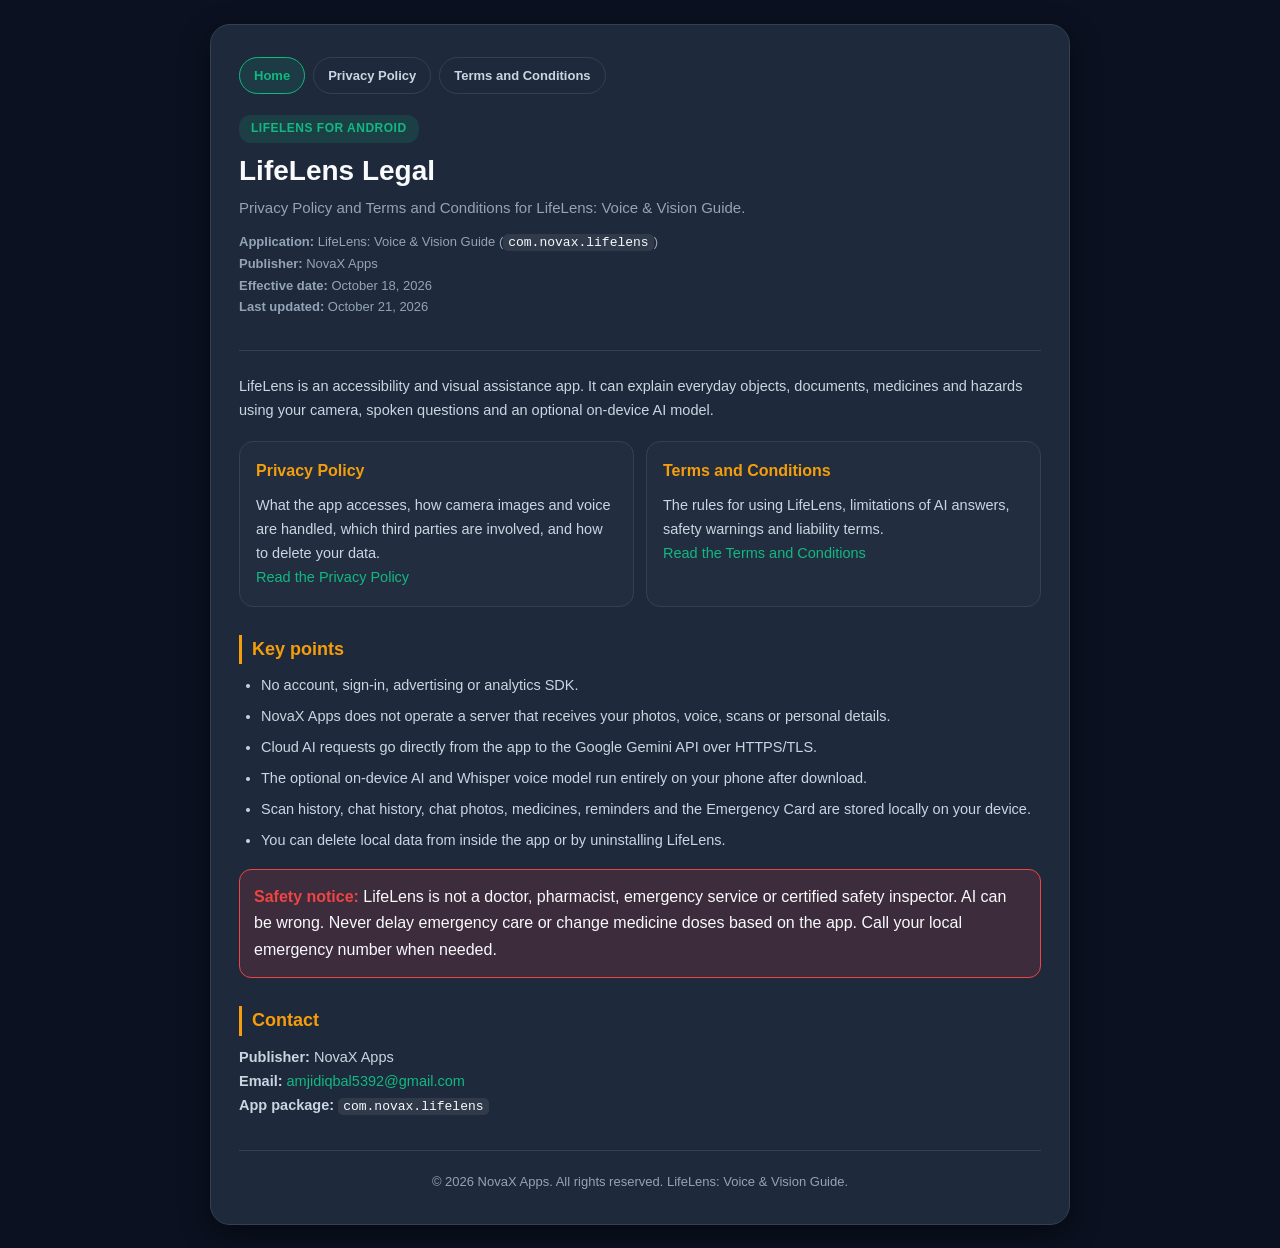
<file: index.html>
<!DOCTYPE html>
<html lang="en">
<head>
  <meta charset="UTF-8">
  <meta name="viewport" content="width=device-width, initial-scale=1.0">
  <meta name="description" content="Legal and privacy information for LifeLens: Voice & Vision Guide for Android.">
  <meta name="robots" content="index,follow">
  <title>LifeLens Legal - Privacy Policy and Terms</title>
  <link rel="stylesheet" href="styles.css">
</head>
<body>
  <main class="container">
    <nav aria-label="Legal pages">
      <a href="index.html" aria-current="page">Home</a>
      <a href="privacy.html">Privacy Policy</a>
      <a href="terms.html">Terms and Conditions</a>
    </nav>

    <header>
      <div class="badge">LifeLens for Android</div>
      <h1>LifeLens Legal</h1>
      <p class="subtitle">Privacy Policy and Terms and Conditions for LifeLens: Voice &amp; Vision Guide.</p>
      <p class="meta">
        <strong>Application:</strong> LifeLens: Voice &amp; Vision Guide (<code>com.novax.lifelens</code>)<br>
        <strong>Publisher:</strong> NovaX Apps<br>
        <strong>Effective date:</strong> October 18, 2026<br>
        <strong>Last updated:</strong> October 21, 2026
      </p>
    </header>

    <p>LifeLens is an accessibility and visual assistance app. It can explain everyday objects, documents, medicines and hazards using your camera, spoken questions and an optional on-device AI model.</p>

    <div class="cards">
      <section class="card">
        <h2>Privacy Policy</h2>
        <p>What the app accesses, how camera images and voice are handled, which third parties are involved, and how to delete your data.</p>
        <p><a href="privacy.html">Read the Privacy Policy</a></p>
      </section>

      <section class="card">
        <h2>Terms and Conditions</h2>
        <p>The rules for using LifeLens, limitations of AI answers, safety warnings and liability terms.</p>
        <p><a href="terms.html">Read the Terms and Conditions</a></p>
      </section>
    </div>

    <h2>Key points</h2>
    <ul>
      <li>No account, sign-in, advertising or analytics SDK.</li>
      <li>NovaX Apps does not operate a server that receives your photos, voice, scans or personal details.</li>
      <li>Cloud AI requests go directly from the app to the Google Gemini API over HTTPS/TLS.</li>
      <li>The optional on-device AI and Whisper voice model run entirely on your phone after download.</li>
      <li>Scan history, chat history, chat photos, medicines, reminders and the Emergency Card are stored locally on your device.</li>
      <li>You can delete local data from inside the app or by uninstalling LifeLens.</li>
    </ul>

    <div class="alert-box">
      <strong>Safety notice:</strong> LifeLens is not a doctor, pharmacist, emergency service or certified safety inspector. AI can be wrong. Never delay emergency care or change medicine doses based on the app. Call your local emergency number when needed.
    </div>

    <h2>Contact</h2>
    <p>
      <strong>Publisher:</strong> NovaX Apps<br>
      <strong>Email:</strong> <a href="mailto:amjidiqbal5392@gmail.com">amjidiqbal5392@gmail.com</a><br>
      <strong>App package:</strong> <code>com.novax.lifelens</code>
    </p>

    <footer>
      &copy; 2026 NovaX Apps. All rights reserved. LifeLens: Voice &amp; Vision Guide.
    </footer>
  </main>
</body>
</html>
</file>
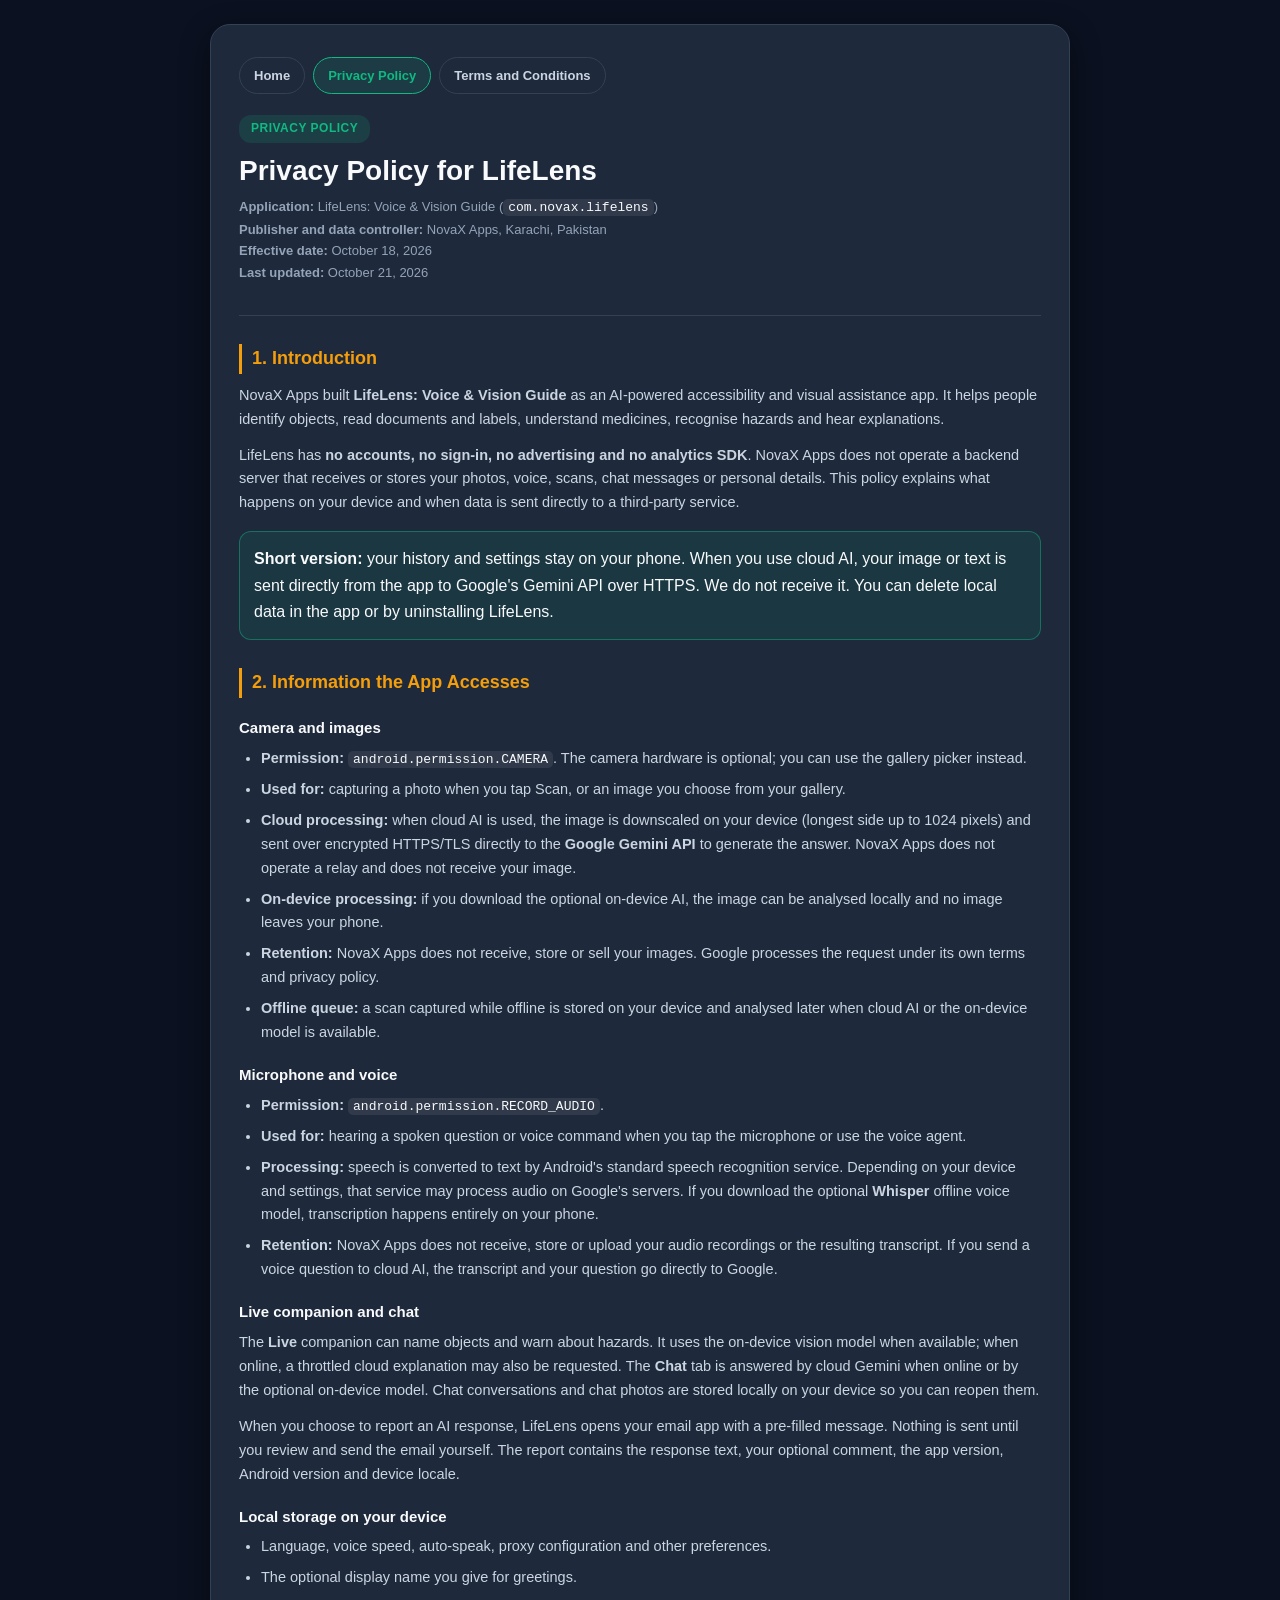
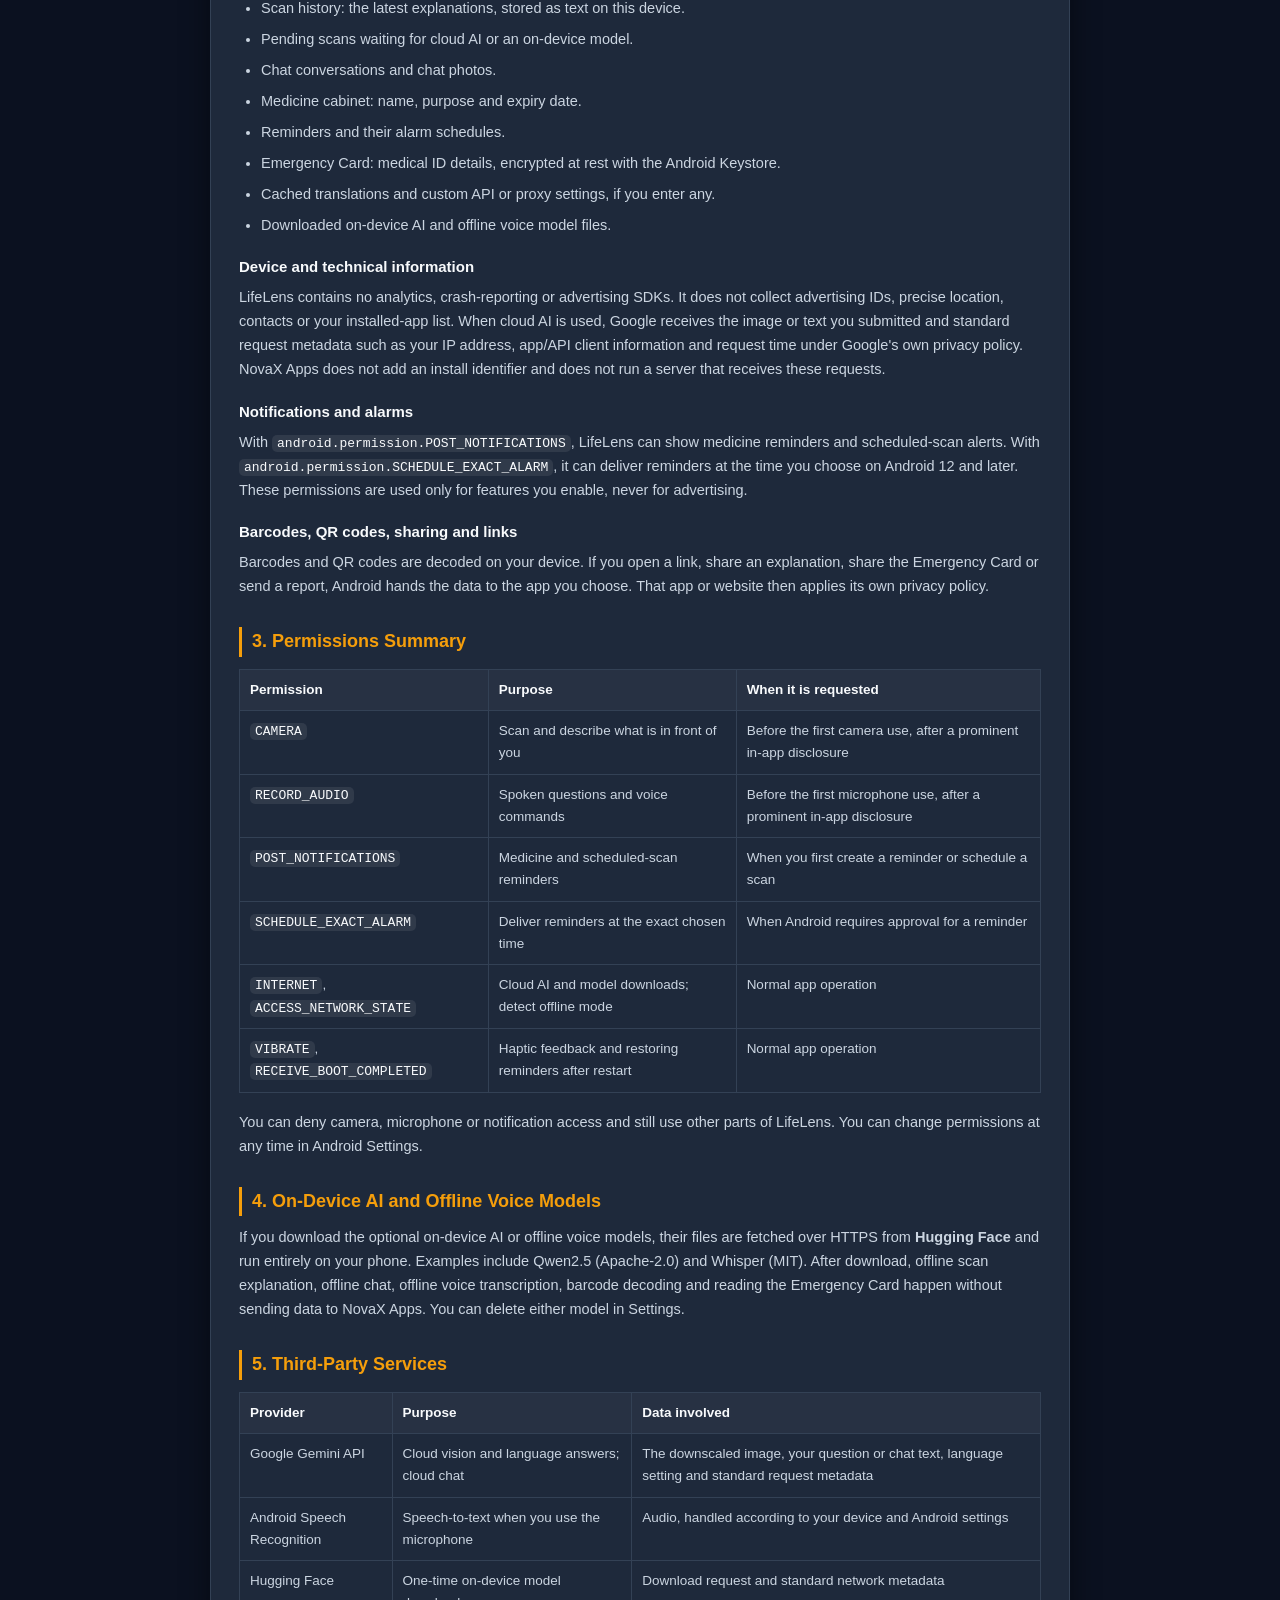
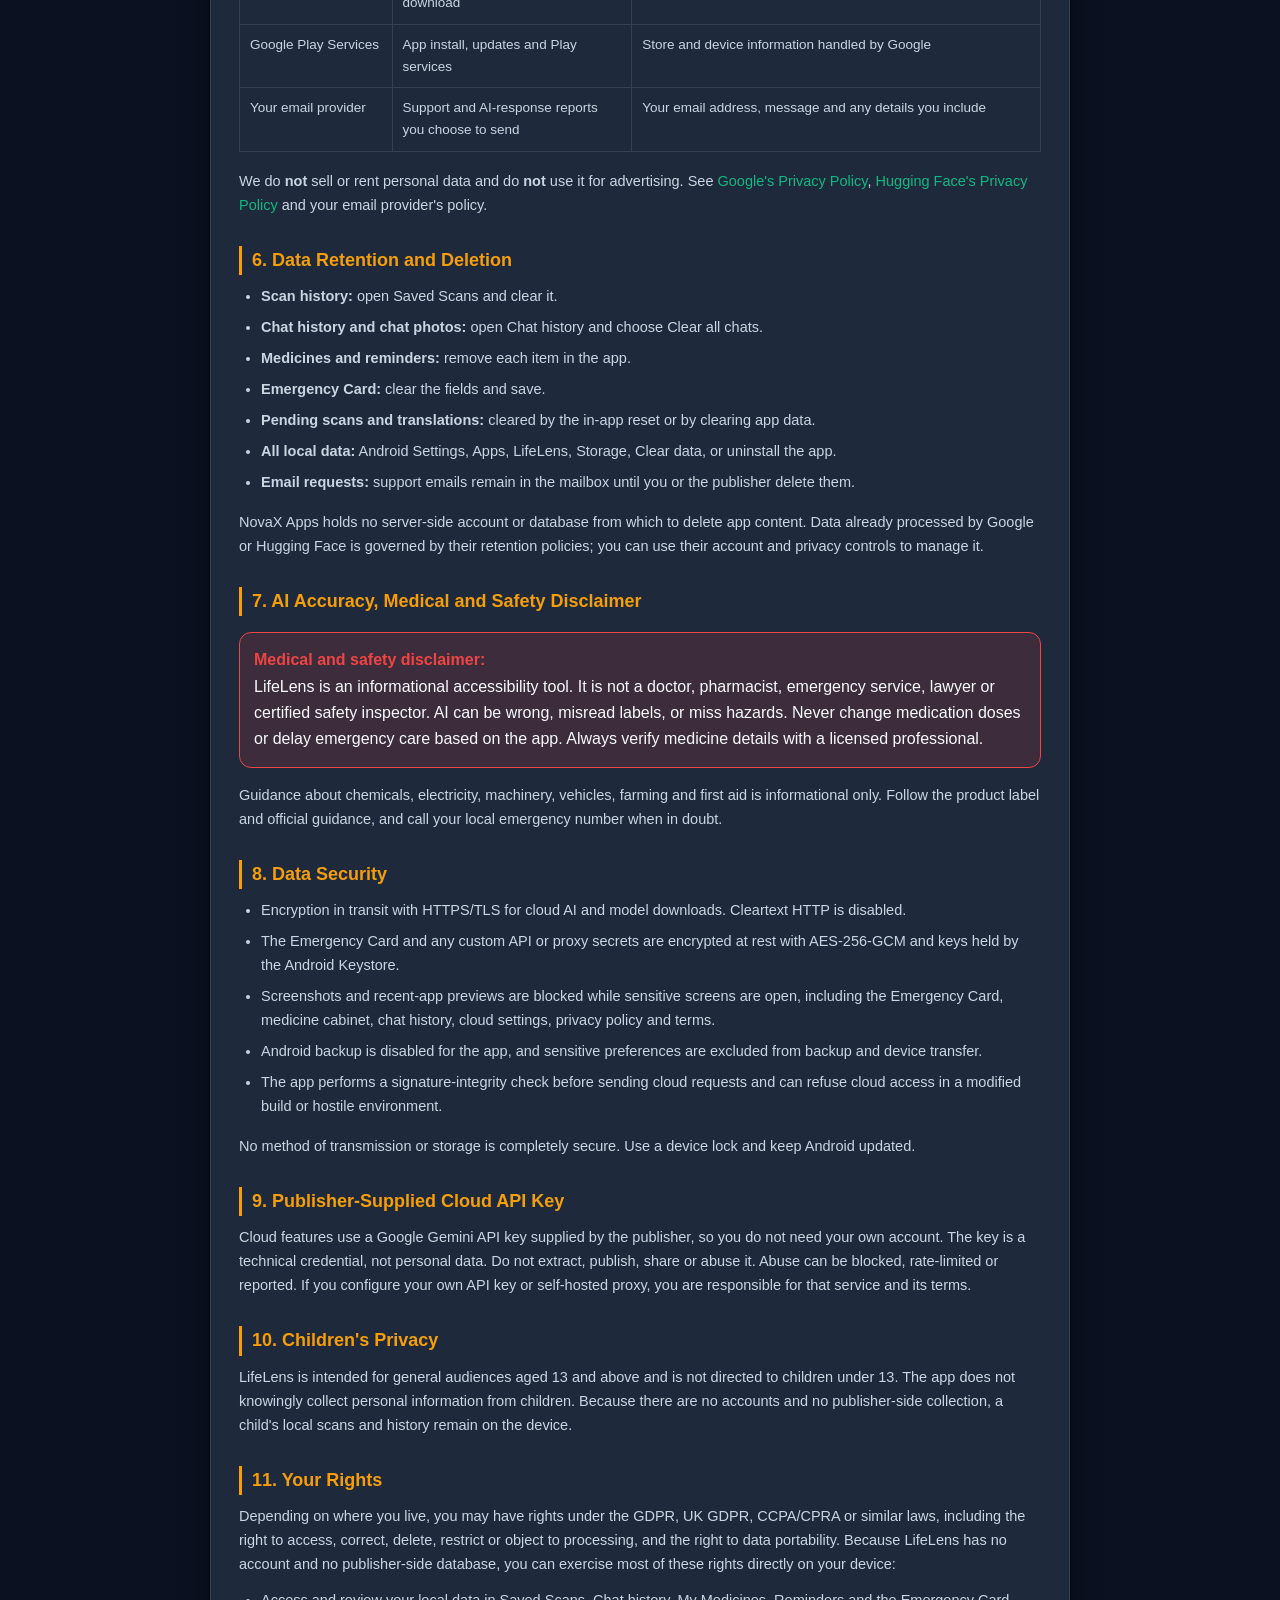
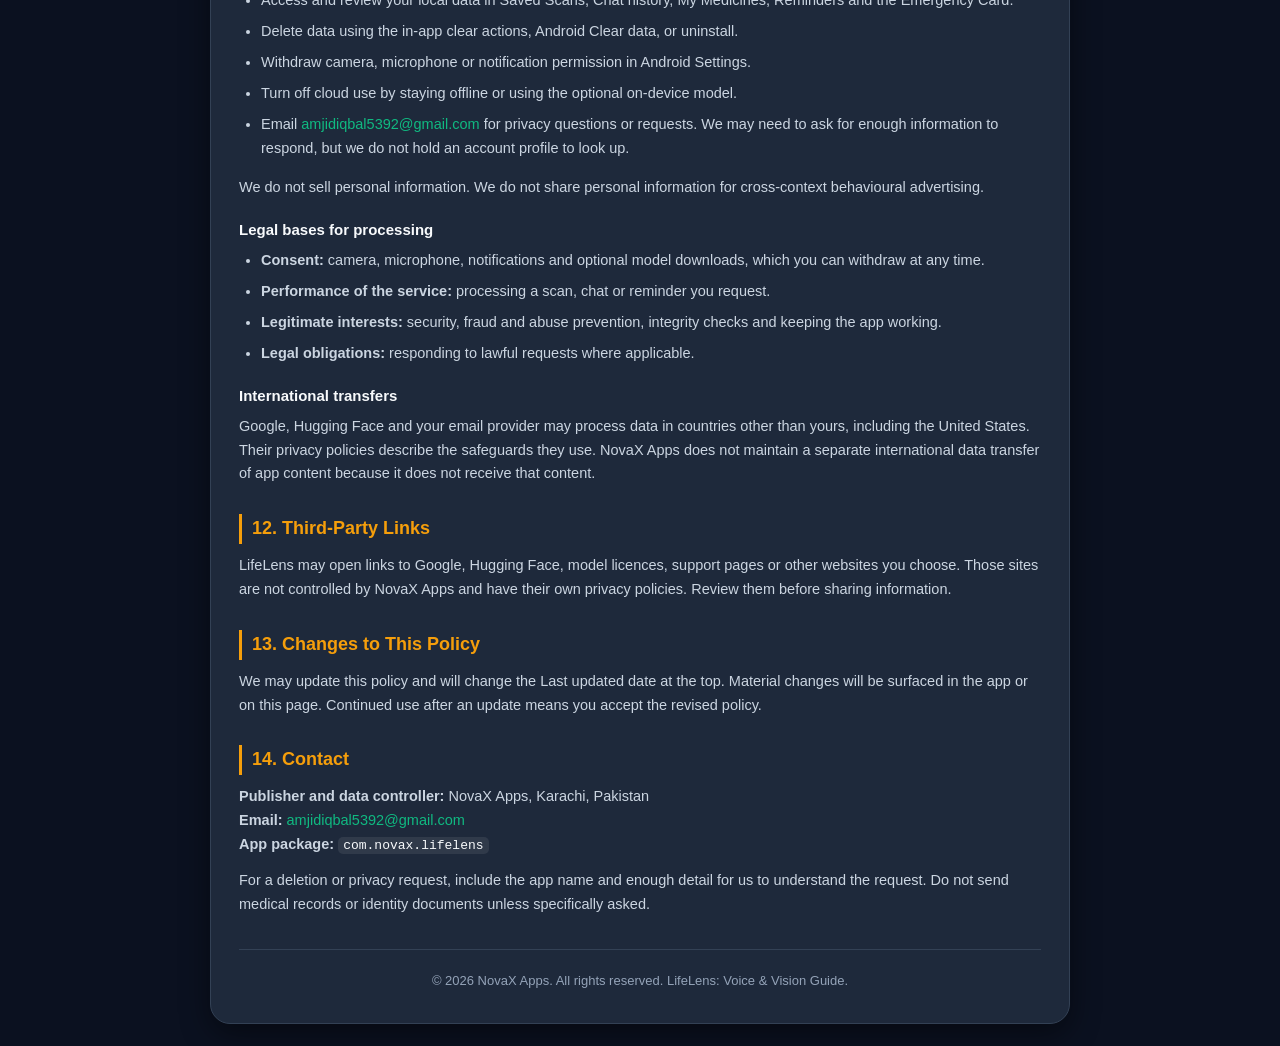
<file: privacy.html>
<!DOCTYPE html>
<html lang="en">
<head>
  <meta charset="UTF-8">
  <meta name="viewport" content="width=device-width, initial-scale=1.0">
  <meta name="description" content="Privacy Policy for LifeLens: Voice & Vision Guide for Android by NovaX Apps.">
  <meta name="robots" content="index,follow">
  <title>Privacy Policy - LifeLens: Voice & Vision Guide</title>
  <link rel="stylesheet" href="styles.css">
</head>
<body>
  <main class="container">
    <nav aria-label="Legal pages">
      <a href="index.html">Home</a>
      <a href="privacy.html" aria-current="page">Privacy Policy</a>
      <a href="terms.html">Terms and Conditions</a>
    </nav>

    <header>
      <div class="badge">Privacy Policy</div>
      <h1>Privacy Policy for LifeLens</h1>
      <p class="meta">
        <strong>Application:</strong> LifeLens: Voice &amp; Vision Guide (<code>com.novax.lifelens</code>)<br>
        <strong>Publisher and data controller:</strong> NovaX Apps, Karachi, Pakistan<br>
        <strong>Effective date:</strong> October 18, 2026<br>
        <strong>Last updated:</strong> October 21, 2026
      </p>
    </header>

    <h2>1. Introduction</h2>
    <p>NovaX Apps built <strong>LifeLens: Voice &amp; Vision Guide</strong> as an AI-powered accessibility and visual assistance app. It helps people identify objects, read documents and labels, understand medicines, recognise hazards and hear explanations.</p>
    <p>LifeLens has <strong>no accounts, no sign-in, no advertising and no analytics SDK</strong>. NovaX Apps does not operate a backend server that receives or stores your photos, voice, scans, chat messages or personal details. This policy explains what happens on your device and when data is sent directly to a third-party service.</p>

    <div class="note">
      <strong>Short version:</strong> your history and settings stay on your phone. When you use cloud AI, your image or text is sent directly from the app to Google's Gemini API over HTTPS. We do not receive it. You can delete local data in the app or by uninstalling LifeLens.
    </div>

    <h2>2. Information the App Accesses</h2>

    <h3>Camera and images</h3>
    <ul>
      <li><strong>Permission:</strong> <code>android.permission.CAMERA</code>. The camera hardware is optional; you can use the gallery picker instead.</li>
      <li><strong>Used for:</strong> capturing a photo when you tap Scan, or an image you choose from your gallery.</li>
      <li><strong>Cloud processing:</strong> when cloud AI is used, the image is downscaled on your device (longest side up to 1024 pixels) and sent over encrypted HTTPS/TLS directly to the <strong>Google Gemini API</strong> to generate the answer. NovaX Apps does not operate a relay and does not receive your image.</li>
      <li><strong>On-device processing:</strong> if you download the optional on-device AI, the image can be analysed locally and no image leaves your phone.</li>
      <li><strong>Retention:</strong> NovaX Apps does not receive, store or sell your images. Google processes the request under its own terms and privacy policy.</li>
      <li><strong>Offline queue:</strong> a scan captured while offline is stored on your device and analysed later when cloud AI or the on-device model is available.</li>
    </ul>

    <h3>Microphone and voice</h3>
    <ul>
      <li><strong>Permission:</strong> <code>android.permission.RECORD_AUDIO</code>.</li>
      <li><strong>Used for:</strong> hearing a spoken question or voice command when you tap the microphone or use the voice agent.</li>
      <li><strong>Processing:</strong> speech is converted to text by Android's standard speech recognition service. Depending on your device and settings, that service may process audio on Google's servers. If you download the optional <strong>Whisper</strong> offline voice model, transcription happens entirely on your phone.</li>
      <li><strong>Retention:</strong> NovaX Apps does not receive, store or upload your audio recordings or the resulting transcript. If you send a voice question to cloud AI, the transcript and your question go directly to Google.</li>
    </ul>

    <h3>Live companion and chat</h3>
    <p>The <strong>Live</strong> companion can name objects and warn about hazards. It uses the on-device vision model when available; when online, a throttled cloud explanation may also be requested. The <strong>Chat</strong> tab is answered by cloud Gemini when online or by the optional on-device model. Chat conversations and chat photos are stored locally on your device so you can reopen them.</p>
    <p>When you choose to report an AI response, LifeLens opens your email app with a pre-filled message. Nothing is sent until you review and send the email yourself. The report contains the response text, your optional comment, the app version, Android version and device locale.</p>

    <h3>Local storage on your device</h3>
    <ul>
      <li>Language, voice speed, auto-speak, proxy configuration and other preferences.</li>
      <li>The optional display name you give for greetings.</li>
      <li>Scan history: the latest explanations, stored as text on this device.</li>
      <li>Pending scans waiting for cloud AI or an on-device model.</li>
      <li>Chat conversations and chat photos.</li>
      <li>Medicine cabinet: name, purpose and expiry date.</li>
      <li>Reminders and their alarm schedules.</li>
      <li>Emergency Card: medical ID details, encrypted at rest with the Android Keystore.</li>
      <li>Cached translations and custom API or proxy settings, if you enter any.</li>
      <li>Downloaded on-device AI and offline voice model files.</li>
    </ul>

    <h3>Device and technical information</h3>
    <p>LifeLens contains no analytics, crash-reporting or advertising SDKs. It does not collect advertising IDs, precise location, contacts or your installed-app list. When cloud AI is used, Google receives the image or text you submitted and standard request metadata such as your IP address, app/API client information and request time under Google's own privacy policy. NovaX Apps does not add an install identifier and does not run a server that receives these requests.</p>

    <h3>Notifications and alarms</h3>
    <p>With <code>android.permission.POST_NOTIFICATIONS</code>, LifeLens can show medicine reminders and scheduled-scan alerts. With <code>android.permission.SCHEDULE_EXACT_ALARM</code>, it can deliver reminders at the time you choose on Android 12 and later. These permissions are used only for features you enable, never for advertising.</p>

    <h3>Barcodes, QR codes, sharing and links</h3>
    <p>Barcodes and QR codes are decoded on your device. If you open a link, share an explanation, share the Emergency Card or send a report, Android hands the data to the app you choose. That app or website then applies its own privacy policy.</p>

    <h2>3. Permissions Summary</h2>
    <table>
      <tr><th>Permission</th><th>Purpose</th><th>When it is requested</th></tr>
      <tr><td><code>CAMERA</code></td><td>Scan and describe what is in front of you</td><td>Before the first camera use, after a prominent in-app disclosure</td></tr>
      <tr><td><code>RECORD_AUDIO</code></td><td>Spoken questions and voice commands</td><td>Before the first microphone use, after a prominent in-app disclosure</td></tr>
      <tr><td><code>POST_NOTIFICATIONS</code></td><td>Medicine and scheduled-scan reminders</td><td>When you first create a reminder or schedule a scan</td></tr>
      <tr><td><code>SCHEDULE_EXACT_ALARM</code></td><td>Deliver reminders at the exact chosen time</td><td>When Android requires approval for a reminder</td></tr>
      <tr><td><code>INTERNET</code>, <code>ACCESS_NETWORK_STATE</code></td><td>Cloud AI and model downloads; detect offline mode</td><td>Normal app operation</td></tr>
      <tr><td><code>VIBRATE</code>, <code>RECEIVE_BOOT_COMPLETED</code></td><td>Haptic feedback and restoring reminders after restart</td><td>Normal app operation</td></tr>
    </table>
    <p>You can deny camera, microphone or notification access and still use other parts of LifeLens. You can change permissions at any time in Android Settings.</p>

    <h2>4. On-Device AI and Offline Voice Models</h2>
    <p>If you download the optional on-device AI or offline voice models, their files are fetched over HTTPS from <strong>Hugging Face</strong> and run entirely on your phone. Examples include Qwen2.5 (Apache-2.0) and Whisper (MIT). After download, offline scan explanation, offline chat, offline voice transcription, barcode decoding and reading the Emergency Card happen without sending data to NovaX Apps. You can delete either model in Settings.</p>

    <h2>5. Third-Party Services</h2>
    <table>
      <tr><th>Provider</th><th>Purpose</th><th>Data involved</th></tr>
      <tr><td>Google Gemini API</td><td>Cloud vision and language answers; cloud chat</td><td>The downscaled image, your question or chat text, language setting and standard request metadata</td></tr>
      <tr><td>Android Speech Recognition</td><td>Speech-to-text when you use the microphone</td><td>Audio, handled according to your device and Android settings</td></tr>
      <tr><td>Hugging Face</td><td>One-time on-device model download</td><td>Download request and standard network metadata</td></tr>
      <tr><td>Google Play Services</td><td>App install, updates and Play services</td><td>Store and device information handled by Google</td></tr>
      <tr><td>Your email provider</td><td>Support and AI-response reports you choose to send</td><td>Your email address, message and any details you include</td></tr>
    </table>
    <p>We do <strong>not</strong> sell or rent personal data and do <strong>not</strong> use it for advertising. See <a href="https://policies.google.com/privacy" target="_blank" rel="noopener">Google's Privacy Policy</a>, <a href="https://huggingface.co/privacy" target="_blank" rel="noopener">Hugging Face's Privacy Policy</a> and your email provider's policy.</p>

    <h2>6. Data Retention and Deletion</h2>
    <ul>
      <li><strong>Scan history:</strong> open Saved Scans and clear it.</li>
      <li><strong>Chat history and chat photos:</strong> open Chat history and choose Clear all chats.</li>
      <li><strong>Medicines and reminders:</strong> remove each item in the app.</li>
      <li><strong>Emergency Card:</strong> clear the fields and save.</li>
      <li><strong>Pending scans and translations:</strong> cleared by the in-app reset or by clearing app data.</li>
      <li><strong>All local data:</strong> Android Settings, Apps, LifeLens, Storage, Clear data, or uninstall the app.</li>
      <li><strong>Email requests:</strong> support emails remain in the mailbox until you or the publisher delete them.</li>
    </ul>
    <p>NovaX Apps holds no server-side account or database from which to delete app content. Data already processed by Google or Hugging Face is governed by their retention policies; you can use their account and privacy controls to manage it.</p>

    <h2>7. AI Accuracy, Medical and Safety Disclaimer</h2>
    <div class="alert-box">
      <strong>Medical and safety disclaimer:</strong><br>
      LifeLens is an informational accessibility tool. It is not a doctor, pharmacist, emergency service, lawyer or certified safety inspector. AI can be wrong, misread labels, or miss hazards. Never change medication doses or delay emergency care based on the app. Always verify medicine details with a licensed professional.
    </div>
    <p>Guidance about chemicals, electricity, machinery, vehicles, farming and first aid is informational only. Follow the product label and official guidance, and call your local emergency number when in doubt.</p>

    <h2>8. Data Security</h2>
    <ul>
      <li>Encryption in transit with HTTPS/TLS for cloud AI and model downloads. Cleartext HTTP is disabled.</li>
      <li>The Emergency Card and any custom API or proxy secrets are encrypted at rest with AES-256-GCM and keys held by the Android Keystore.</li>
      <li>Screenshots and recent-app previews are blocked while sensitive screens are open, including the Emergency Card, medicine cabinet, chat history, cloud settings, privacy policy and terms.</li>
      <li>Android backup is disabled for the app, and sensitive preferences are excluded from backup and device transfer.</li>
      <li>The app performs a signature-integrity check before sending cloud requests and can refuse cloud access in a modified build or hostile environment.</li>
    </ul>
    <p>No method of transmission or storage is completely secure. Use a device lock and keep Android updated.</p>

    <h2>9. Publisher-Supplied Cloud API Key</h2>
    <p>Cloud features use a Google Gemini API key supplied by the publisher, so you do not need your own account. The key is a technical credential, not personal data. Do not extract, publish, share or abuse it. Abuse can be blocked, rate-limited or reported. If you configure your own API key or self-hosted proxy, you are responsible for that service and its terms.</p>

    <h2>10. Children's Privacy</h2>
    <p>LifeLens is intended for general audiences aged 13 and above and is not directed to children under 13. The app does not knowingly collect personal information from children. Because there are no accounts and no publisher-side collection, a child's local scans and history remain on the device.</p>

    <h2>11. Your Rights</h2>
    <p>Depending on where you live, you may have rights under the GDPR, UK GDPR, CCPA/CPRA or similar laws, including the right to access, correct, delete, restrict or object to processing, and the right to data portability. Because LifeLens has no account and no publisher-side database, you can exercise most of these rights directly on your device:</p>
    <ul>
      <li>Access and review your local data in Saved Scans, Chat history, My Medicines, Reminders and the Emergency Card.</li>
      <li>Delete data using the in-app clear actions, Android Clear data, or uninstall.</li>
      <li>Withdraw camera, microphone or notification permission in Android Settings.</li>
      <li>Turn off cloud use by staying offline or using the optional on-device model.</li>
      <li>Email <a href="mailto:amjidiqbal5392@gmail.com">amjidiqbal5392@gmail.com</a> for privacy questions or requests. We may need to ask for enough information to respond, but we do not hold an account profile to look up.</li>
    </ul>
    <p>We do not sell personal information. We do not share personal information for cross-context behavioural advertising.</p>

    <h3>Legal bases for processing</h3>
    <ul>
      <li><strong>Consent:</strong> camera, microphone, notifications and optional model downloads, which you can withdraw at any time.</li>
      <li><strong>Performance of the service:</strong> processing a scan, chat or reminder you request.</li>
      <li><strong>Legitimate interests:</strong> security, fraud and abuse prevention, integrity checks and keeping the app working.</li>
      <li><strong>Legal obligations:</strong> responding to lawful requests where applicable.</li>
    </ul>

    <h3>International transfers</h3>
    <p>Google, Hugging Face and your email provider may process data in countries other than yours, including the United States. Their privacy policies describe the safeguards they use. NovaX Apps does not maintain a separate international data transfer of app content because it does not receive that content.</p>

    <h2>12. Third-Party Links</h2>
    <p>LifeLens may open links to Google, Hugging Face, model licences, support pages or other websites you choose. Those sites are not controlled by NovaX Apps and have their own privacy policies. Review them before sharing information.</p>

    <h2>13. Changes to This Policy</h2>
    <p>We may update this policy and will change the Last updated date at the top. Material changes will be surfaced in the app or on this page. Continued use after an update means you accept the revised policy.</p>

    <h2>14. Contact</h2>
    <p>
      <strong>Publisher and data controller:</strong> NovaX Apps, Karachi, Pakistan<br>
      <strong>Email:</strong> <a href="mailto:amjidiqbal5392@gmail.com">amjidiqbal5392@gmail.com</a><br>
      <strong>App package:</strong> <code>com.novax.lifelens</code>
    </p>
    <p>For a deletion or privacy request, include the app name and enough detail for us to understand the request. Do not send medical records or identity documents unless specifically asked.</p>

    <footer>
      &copy; 2026 NovaX Apps. All rights reserved. LifeLens: Voice &amp; Vision Guide.
    </footer>
  </main>
</body>
</html>
</file>
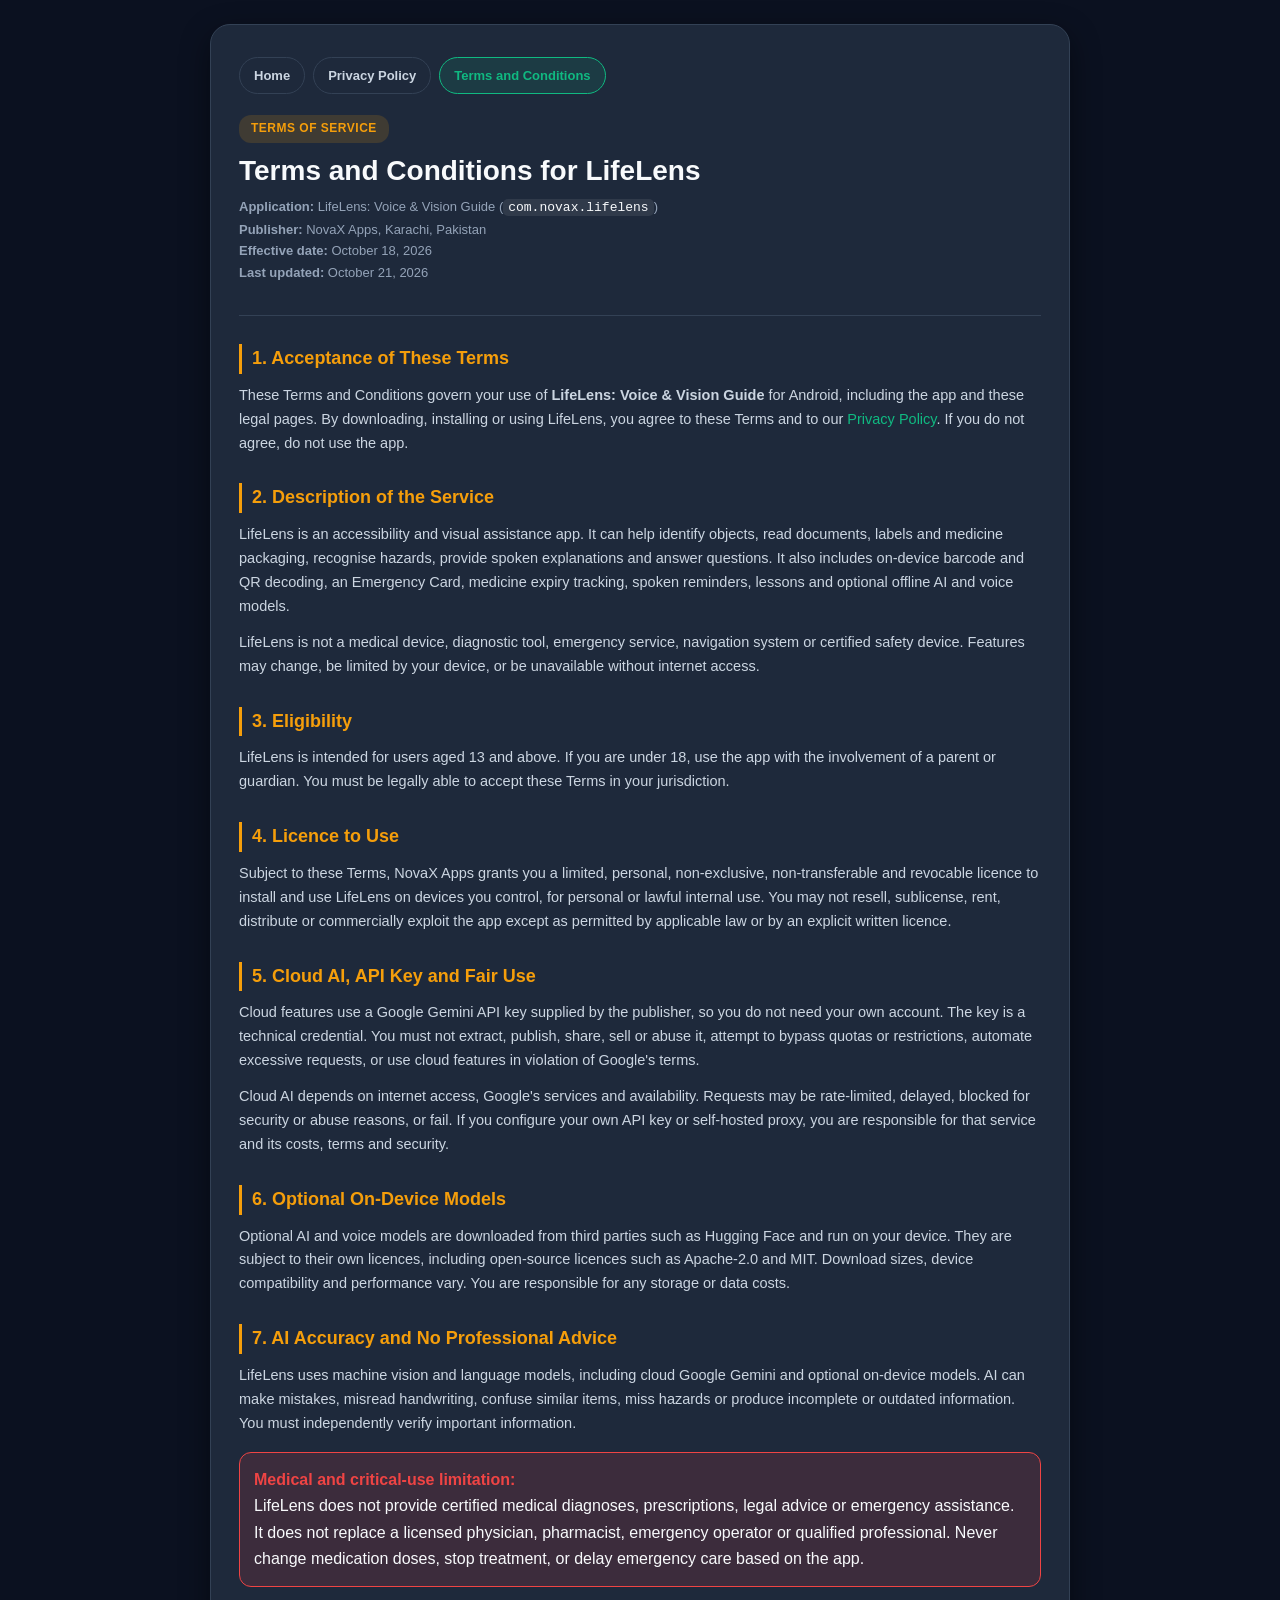
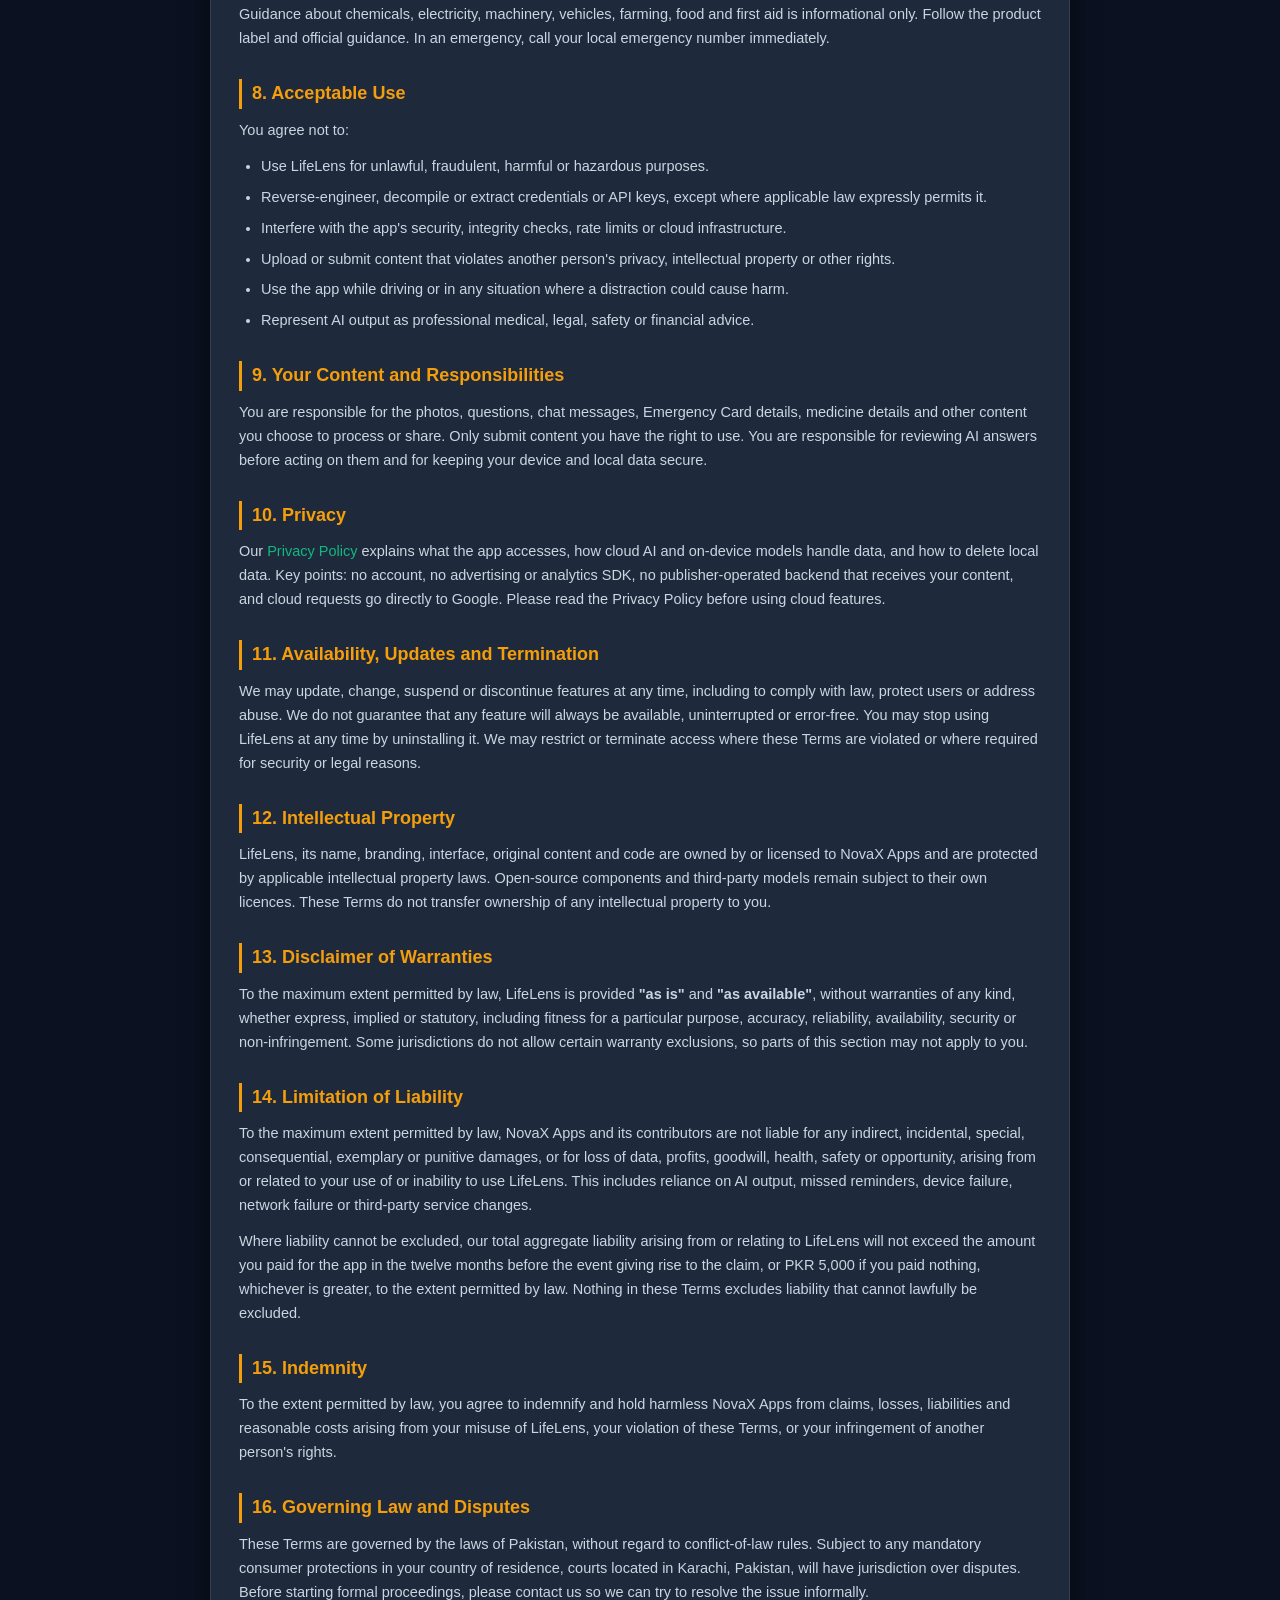
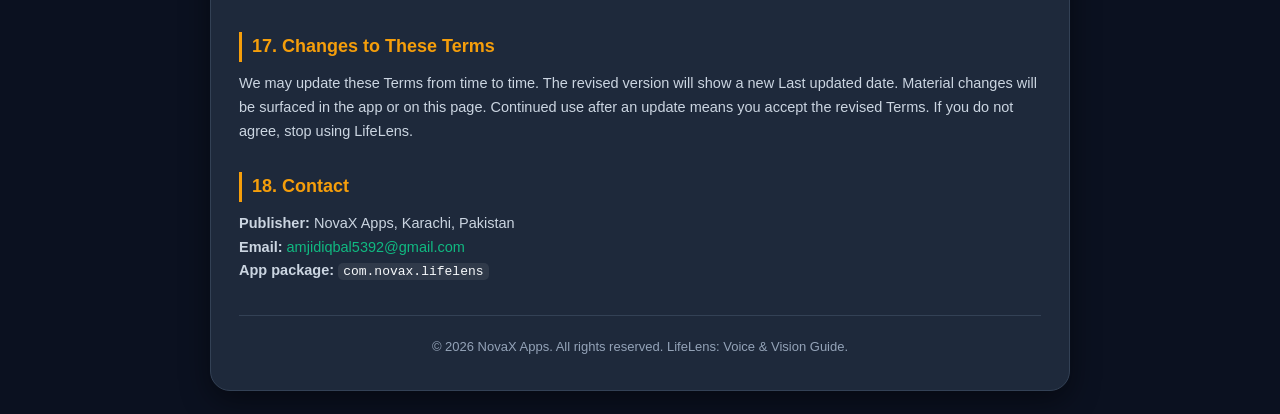
<file: terms.html>
<!DOCTYPE html>
<html lang="en">
<head>
  <meta charset="UTF-8">
  <meta name="viewport" content="width=device-width, initial-scale=1.0">
  <meta name="description" content="Terms and Conditions for LifeLens: Voice & Vision Guide for Android by NovaX Apps.">
  <meta name="robots" content="index,follow">
  <title>Terms and Conditions - LifeLens: Voice & Vision Guide</title>
  <link rel="stylesheet" href="styles.css">
</head>
<body>
  <main class="container">
    <nav aria-label="Legal pages">
      <a href="index.html">Home</a>
      <a href="privacy.html">Privacy Policy</a>
      <a href="terms.html" aria-current="page">Terms and Conditions</a>
    </nav>

    <header>
      <div class="badge amber">Terms of Service</div>
      <h1>Terms and Conditions for LifeLens</h1>
      <p class="meta">
        <strong>Application:</strong> LifeLens: Voice &amp; Vision Guide (<code>com.novax.lifelens</code>)<br>
        <strong>Publisher:</strong> NovaX Apps, Karachi, Pakistan<br>
        <strong>Effective date:</strong> October 18, 2026<br>
        <strong>Last updated:</strong> October 21, 2026
      </p>
    </header>

    <h2>1. Acceptance of These Terms</h2>
    <p>These Terms and Conditions govern your use of <strong>LifeLens: Voice &amp; Vision Guide</strong> for Android, including the app and these legal pages. By downloading, installing or using LifeLens, you agree to these Terms and to our <a href="privacy.html">Privacy Policy</a>. If you do not agree, do not use the app.</p>

    <h2>2. Description of the Service</h2>
    <p>LifeLens is an accessibility and visual assistance app. It can help identify objects, read documents, labels and medicine packaging, recognise hazards, provide spoken explanations and answer questions. It also includes on-device barcode and QR decoding, an Emergency Card, medicine expiry tracking, spoken reminders, lessons and optional offline AI and voice models.</p>
    <p>LifeLens is not a medical device, diagnostic tool, emergency service, navigation system or certified safety device. Features may change, be limited by your device, or be unavailable without internet access.</p>

    <h2>3. Eligibility</h2>
    <p>LifeLens is intended for users aged 13 and above. If you are under 18, use the app with the involvement of a parent or guardian. You must be legally able to accept these Terms in your jurisdiction.</p>

    <h2>4. Licence to Use</h2>
    <p>Subject to these Terms, NovaX Apps grants you a limited, personal, non-exclusive, non-transferable and revocable licence to install and use LifeLens on devices you control, for personal or lawful internal use. You may not resell, sublicense, rent, distribute or commercially exploit the app except as permitted by applicable law or by an explicit written licence.</p>

    <h2>5. Cloud AI, API Key and Fair Use</h2>
    <p>Cloud features use a Google Gemini API key supplied by the publisher, so you do not need your own account. The key is a technical credential. You must not extract, publish, share, sell or abuse it, attempt to bypass quotas or restrictions, automate excessive requests, or use cloud features in violation of Google's terms.</p>
    <p>Cloud AI depends on internet access, Google's services and availability. Requests may be rate-limited, delayed, blocked for security or abuse reasons, or fail. If you configure your own API key or self-hosted proxy, you are responsible for that service and its costs, terms and security.</p>

    <h2>6. Optional On-Device Models</h2>
    <p>Optional AI and voice models are downloaded from third parties such as Hugging Face and run on your device. They are subject to their own licences, including open-source licences such as Apache-2.0 and MIT. Download sizes, device compatibility and performance vary. You are responsible for any storage or data costs.</p>

    <h2>7. AI Accuracy and No Professional Advice</h2>
    <p>LifeLens uses machine vision and language models, including cloud Google Gemini and optional on-device models. AI can make mistakes, misread handwriting, confuse similar items, miss hazards or produce incomplete or outdated information. You must independently verify important information.</p>
    <div class="alert-box">
      <strong>Medical and critical-use limitation:</strong><br>
      LifeLens does not provide certified medical diagnoses, prescriptions, legal advice or emergency assistance. It does not replace a licensed physician, pharmacist, emergency operator or qualified professional. Never change medication doses, stop treatment, or delay emergency care based on the app.
    </div>
    <p>Guidance about chemicals, electricity, machinery, vehicles, farming, food and first aid is informational only. Follow the product label and official guidance. In an emergency, call your local emergency number immediately.</p>

    <h2>8. Acceptable Use</h2>
    <p>You agree not to:</p>
    <ul>
      <li>Use LifeLens for unlawful, fraudulent, harmful or hazardous purposes.</li>
      <li>Reverse-engineer, decompile or extract credentials or API keys, except where applicable law expressly permits it.</li>
      <li>Interfere with the app's security, integrity checks, rate limits or cloud infrastructure.</li>
      <li>Upload or submit content that violates another person's privacy, intellectual property or other rights.</li>
      <li>Use the app while driving or in any situation where a distraction could cause harm.</li>
      <li>Represent AI output as professional medical, legal, safety or financial advice.</li>
    </ul>

    <h2>9. Your Content and Responsibilities</h2>
    <p>You are responsible for the photos, questions, chat messages, Emergency Card details, medicine details and other content you choose to process or share. Only submit content you have the right to use. You are responsible for reviewing AI answers before acting on them and for keeping your device and local data secure.</p>

    <h2>10. Privacy</h2>
    <p>Our <a href="privacy.html">Privacy Policy</a> explains what the app accesses, how cloud AI and on-device models handle data, and how to delete local data. Key points: no account, no advertising or analytics SDK, no publisher-operated backend that receives your content, and cloud requests go directly to Google. Please read the Privacy Policy before using cloud features.</p>

    <h2>11. Availability, Updates and Termination</h2>
    <p>We may update, change, suspend or discontinue features at any time, including to comply with law, protect users or address abuse. We do not guarantee that any feature will always be available, uninterrupted or error-free. You may stop using LifeLens at any time by uninstalling it. We may restrict or terminate access where these Terms are violated or where required for security or legal reasons.</p>

    <h2>12. Intellectual Property</h2>
    <p>LifeLens, its name, branding, interface, original content and code are owned by or licensed to NovaX Apps and are protected by applicable intellectual property laws. Open-source components and third-party models remain subject to their own licences. These Terms do not transfer ownership of any intellectual property to you.</p>

    <h2>13. Disclaimer of Warranties</h2>
    <p>To the maximum extent permitted by law, LifeLens is provided <strong>"as is"</strong> and <strong>"as available"</strong>, without warranties of any kind, whether express, implied or statutory, including fitness for a particular purpose, accuracy, reliability, availability, security or non-infringement. Some jurisdictions do not allow certain warranty exclusions, so parts of this section may not apply to you.</p>

    <h2>14. Limitation of Liability</h2>
    <p>To the maximum extent permitted by law, NovaX Apps and its contributors are not liable for any indirect, incidental, special, consequential, exemplary or punitive damages, or for loss of data, profits, goodwill, health, safety or opportunity, arising from or related to your use of or inability to use LifeLens. This includes reliance on AI output, missed reminders, device failure, network failure or third-party service changes.</p>
    <p>Where liability cannot be excluded, our total aggregate liability arising from or relating to LifeLens will not exceed the amount you paid for the app in the twelve months before the event giving rise to the claim, or PKR 5,000 if you paid nothing, whichever is greater, to the extent permitted by law. Nothing in these Terms excludes liability that cannot lawfully be excluded.</p>

    <h2>15. Indemnity</h2>
    <p>To the extent permitted by law, you agree to indemnify and hold harmless NovaX Apps from claims, losses, liabilities and reasonable costs arising from your misuse of LifeLens, your violation of these Terms, or your infringement of another person's rights.</p>

    <h2>16. Governing Law and Disputes</h2>
    <p>These Terms are governed by the laws of Pakistan, without regard to conflict-of-law rules. Subject to any mandatory consumer protections in your country of residence, courts located in Karachi, Pakistan, will have jurisdiction over disputes. Before starting formal proceedings, please contact us so we can try to resolve the issue informally.</p>

    <h2>17. Changes to These Terms</h2>
    <p>We may update these Terms from time to time. The revised version will show a new Last updated date. Material changes will be surfaced in the app or on this page. Continued use after an update means you accept the revised Terms. If you do not agree, stop using LifeLens.</p>

    <h2>18. Contact</h2>
    <p>
      <strong>Publisher:</strong> NovaX Apps, Karachi, Pakistan<br>
      <strong>Email:</strong> <a href="mailto:amjidiqbal5392@gmail.com">amjidiqbal5392@gmail.com</a><br>
      <strong>App package:</strong> <code>com.novax.lifelens</code>
    </p>

    <footer>
      &copy; 2026 NovaX Apps. All rights reserved. LifeLens: Voice &amp; Vision Guide.
    </footer>
  </main>
</body>
</html>
</file>
<file: styles.css>
:root {
  --bg: #0b1120;
  --card: #1e293b;
  --border: #334155;
  --text: #f8fafc;
  --muted: #94a3b8;
  --body: #cbd5e1;
  --primary: #10b981;
  --amber: #f59e0b;
  --danger: #ef4444;
}

* {
  box-sizing: border-box;
  margin: 0;
  padding: 0;
}

body {
  background: var(--bg);
  color: var(--text);
  font-family: -apple-system, BlinkMacSystemFont, "Segoe UI", Roboto, Helvetica, Arial, sans-serif;
  line-height: 1.65;
  padding: 24px 16px;
}

a {
  color: var(--primary);
  text-decoration: none;
}

a:hover,
a:focus {
  text-decoration: underline;
}

.container {
  width: 100%;
  max-width: 860px;
  margin: 0 auto;
  background: var(--card);
  border: 1px solid var(--border);
  border-radius: 20px;
  padding: 32px 28px;
  box-shadow: 0 10px 30px rgba(0, 0, 0, 0.45);
}

nav {
  display: flex;
  flex-wrap: wrap;
  gap: 8px;
  margin-bottom: 20px;
}

nav a {
  border: 1px solid var(--border);
  border-radius: 999px;
  padding: 7px 14px;
  font-size: 13px;
  font-weight: 600;
  color: var(--body);
}

nav a[aria-current="page"] {
  border-color: var(--primary);
  color: var(--primary);
  background: rgba(16, 185, 129, 0.12);
}

header {
  border-bottom: 1px solid var(--border);
  padding-bottom: 20px;
  margin-bottom: 24px;
}

.badge {
  display: inline-block;
  background: rgba(16, 185, 129, 0.15);
  color: var(--primary);
  padding: 4px 12px;
  border-radius: 12px;
  font-size: 12px;
  font-weight: 700;
  text-transform: uppercase;
  letter-spacing: 0.5px;
  margin-bottom: 10px;
}

.badge.amber {
  background: rgba(245, 158, 11, 0.15);
  color: var(--amber);
}

h1 {
  font-size: 28px;
  line-height: 1.25;
  font-weight: 800;
  margin-bottom: 8px;
}

.subtitle {
  color: var(--muted);
  font-size: 15px;
  margin-bottom: 10px;
}

.meta {
  font-size: 13px;
  color: var(--muted);
}

h2 {
  font-size: 18px;
  font-weight: 700;
  color: var(--amber);
  margin-top: 28px;
  margin-bottom: 10px;
  border-left: 3px solid var(--amber);
  padding-left: 10px;
}

h3 {
  font-size: 15px;
  font-weight: 700;
  color: var(--text);
  margin-top: 18px;
  margin-bottom: 6px;
}

p,
li {
  font-size: 14.5px;
  color: var(--body);
  margin-bottom: 12px;
}

ul,
ol {
  margin-left: 22px;
  margin-bottom: 16px;
}

li {
  margin-bottom: 7px;
}

code {
  background: rgba(255, 255, 255, 0.08);
  border-radius: 5px;
  padding: 1px 5px;
  font-size: 13px;
  color: var(--text);
}

table {
  width: 100%;
  border-collapse: collapse;
  margin: 12px 0 18px;
  font-size: 13.5px;
}

th,
td {
  border: 1px solid var(--border);
  padding: 9px 10px;
  text-align: left;
  color: var(--body);
  vertical-align: top;
}

th {
  background: rgba(255, 255, 255, 0.04);
  color: var(--text);
}

.alert-box {
  background: rgba(239, 68, 68, 0.14);
  border: 1px solid var(--danger);
  border-radius: 12px;
  padding: 14px;
  margin: 16px 0;
}

.alert-box strong {
  color: var(--danger);
}

.note {
  background: rgba(16, 185, 129, 0.1);
  border: 1px solid rgba(16, 185, 129, 0.45);
  border-radius: 12px;
  padding: 14px;
  margin: 16px 0;
}

.cards {
  display: grid;
  grid-template-columns: repeat(auto-fit, minmax(220px, 1fr));
  gap: 12px;
  margin: 18px 0;
}

.card {
  border: 1px solid var(--border);
  border-radius: 14px;
  padding: 16px;
  background: rgba(255, 255, 255, 0.02);
}

.card h2 {
  margin-top: 0;
  border-left: 0;
  padding-left: 0;
  font-size: 16px;
}

.card p {
  margin-bottom: 0;
}

footer {
  border-top: 1px solid var(--border);
  margin-top: 32px;
  padding-top: 20px;
  text-align: center;
  font-size: 13px;
  color: var(--muted);
}

@media (max-width: 600px) {
  body {
    padding: 12px 8px;
  }

  .container {
    padding: 22px 16px;
    border-radius: 14px;
  }

  h1 {
    font-size: 23px;
  }

  h2 {
    font-size: 17px;
  }

  table {
    display: block;
    overflow-x: auto;
    white-space: nowrap;
  }
}

@media print {
  body {
    background: #ffffff;
    color: #111827;
    padding: 0;
  }

  .container {
    background: #ffffff;
    border: 0;
    box-shadow: none;
    max-width: none;
    padding: 0;
  }

  nav {
    display: none;
  }

  h1,
  h3,
  .card h2 {
    color: #111827;
  }

  h2 {
    color: #92400e;
  }

  p,
  li,
  td,
  th {
    color: #111827;
  }

  a {
    color: #065f46;
  }
}
</file>
